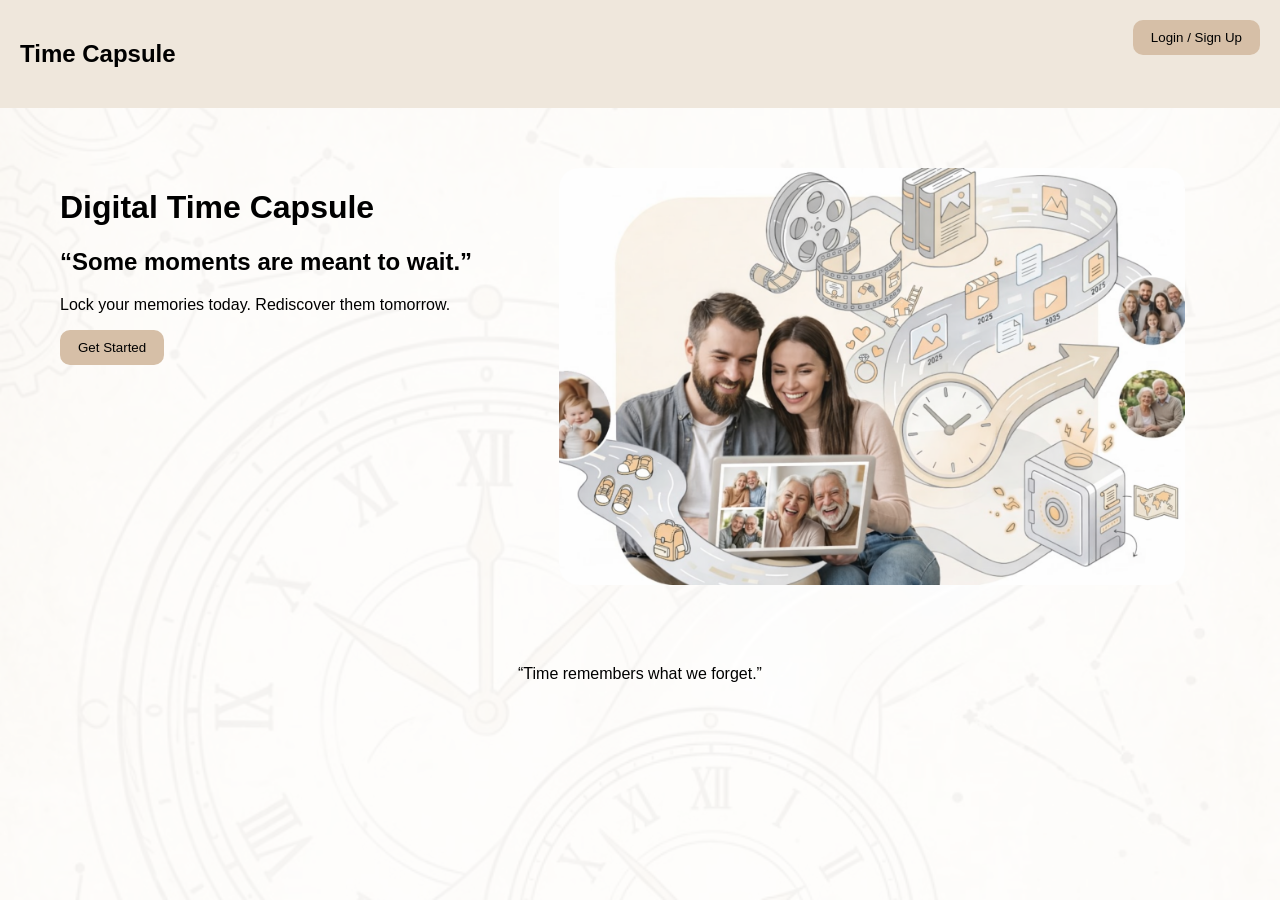
<file: index.html>
<!DOCTYPE html>
<html>
<head>
<title>Digital Time Capsule</title>
<link rel="stylesheet" href="style.css">
</head>

<body class="bg-main">

<nav>
<h2>Time Capsule</h2>
<a href="login.html"><button class="btn">Login / Sign Up</button></a>
</nav>

<div class="hero">
<div class="hero-left">
<h1>Digital Time Capsule</h1>

<h2 class="quote-main">“Some moments are meant to wait.”</h2>
<p class="sub">Lock your memories today. Rediscover them tomorrow.</p>

<a href="login.html"><button class="btn-main">Get Started</button></a>
</div>

<div class="hero-right">
<img src="Main.png">
</div>
</div>

<footer>“Time remembers what we forget.”</footer>

</body>
</html>
</file>
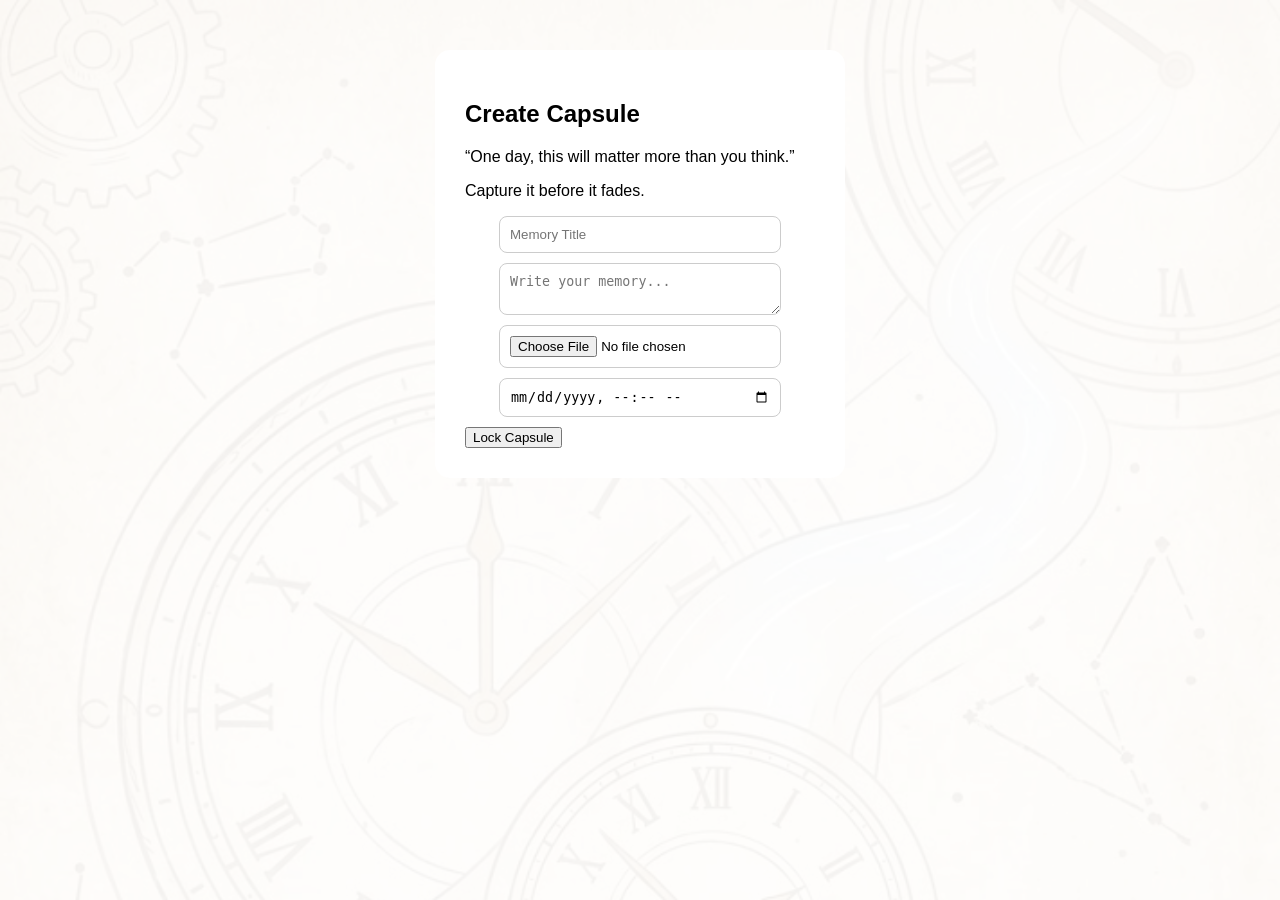
<file: create.html>
<!DOCTYPE html>
<html>
<head>
<title>Create Capsule</title>
<link rel="stylesheet" href="style.css">
</head>

<body class="bg-main">

<div class="form-box">

<h2>Create Capsule</h2>

<p class="quote">“One day, this will matter more than you think.”</p>
<p class="sub">Capture it before it fades.</p>

<input id="title" placeholder="Memory Title">
<textarea id="textData" placeholder="Write your memory..."></textarea>

<input type="file" id="fileData">
<input type="datetime-local" id="unlockTime">

<button onclick="saveCapsule()">Lock Capsule</button>

</div>

<script src="script.js"></script>
</body>
</html>
</file>
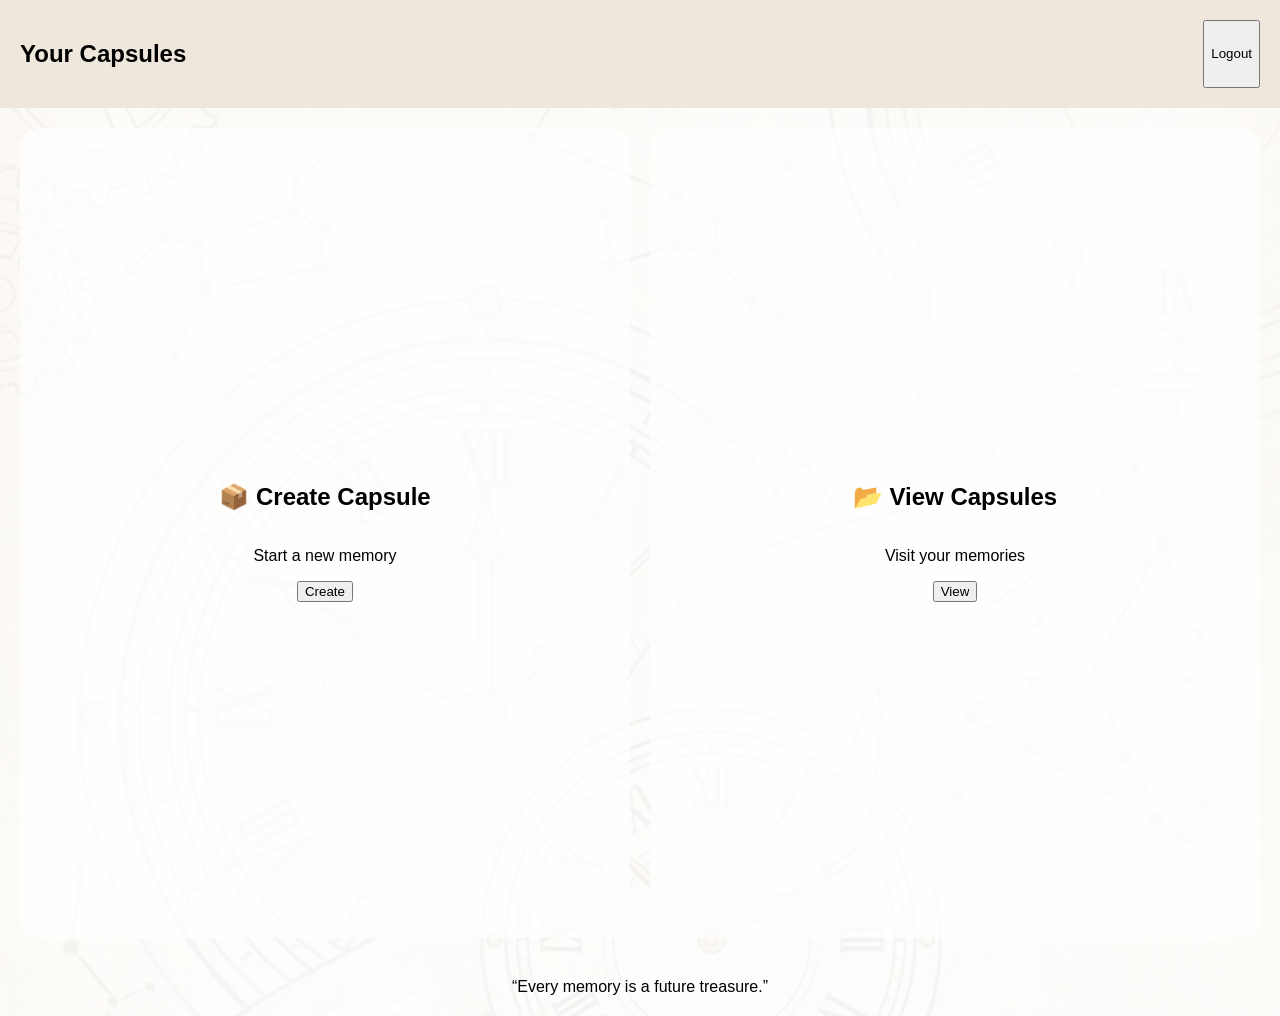
<file: dashboard.html>
<!DOCTYPE html>
<html>
<head>
<title>Dashboard</title>
<link rel="stylesheet" href="style.css">
</head>

<body class="bg-main">

<nav>
<h2>Your Capsules</h2>
<button onclick="logout()">Logout</button>
</nav>

<div class="split">

<div class="panel">
<h2>📦 Create Capsule</h2>
<p>Start a new memory</p>
<button onclick="location.href='create.html'">Create</button>
</div>

<div class="panel">
<h2>📂 View Capsules</h2>
<p>Visit your memories</p>
<button onclick="location.href='view.html'">View</button>
</div>

</div>

<footer>“Every memory is a future treasure.”</footer>

<script src="script.js"></script>
</body>
</html>
</file>
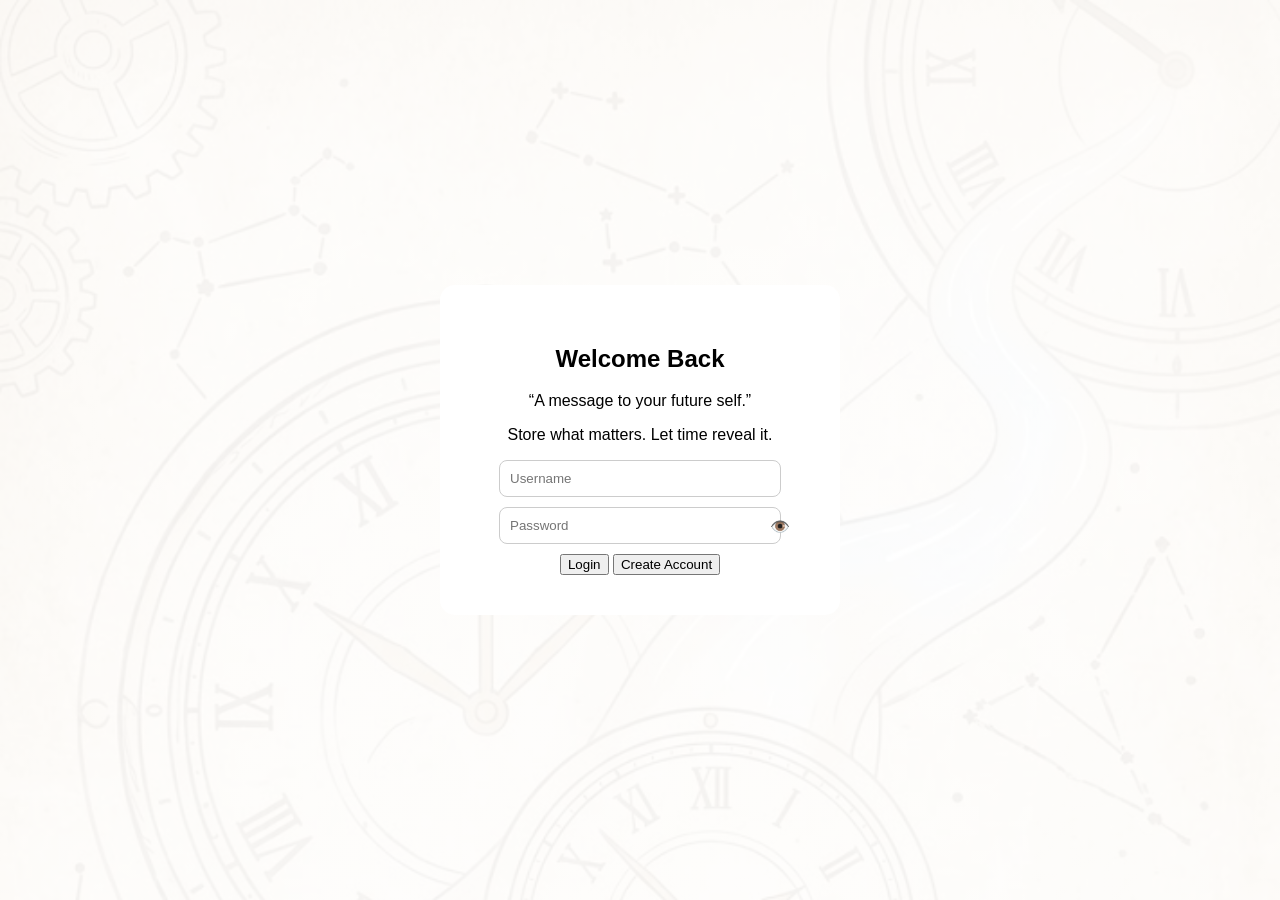
<file: login.html>
<!DOCTYPE html>
<html>
<head>
<title>Login</title>
<link rel="stylesheet" href="style.css">
</head>

<body class="bg-main center">

<div class="auth-card">
<h2>Welcome Back</h2>

<p class="quote">“A message to your future self.”</p>
<p class="sub">Store what matters. Let time reveal it.</p>

<input id="username" placeholder="Username">

<div class="password-box">
<input id="password" type="password" placeholder="Password">
<span class="eye" onclick="togglePassword()">👁️</span>
</div>

<button class="primary" onclick="login()">Login</button>
<button class="secondary" onclick="signup()">Create Account</button>
</div>

<script src="script.js"></script>
</body>
</html>
</file>
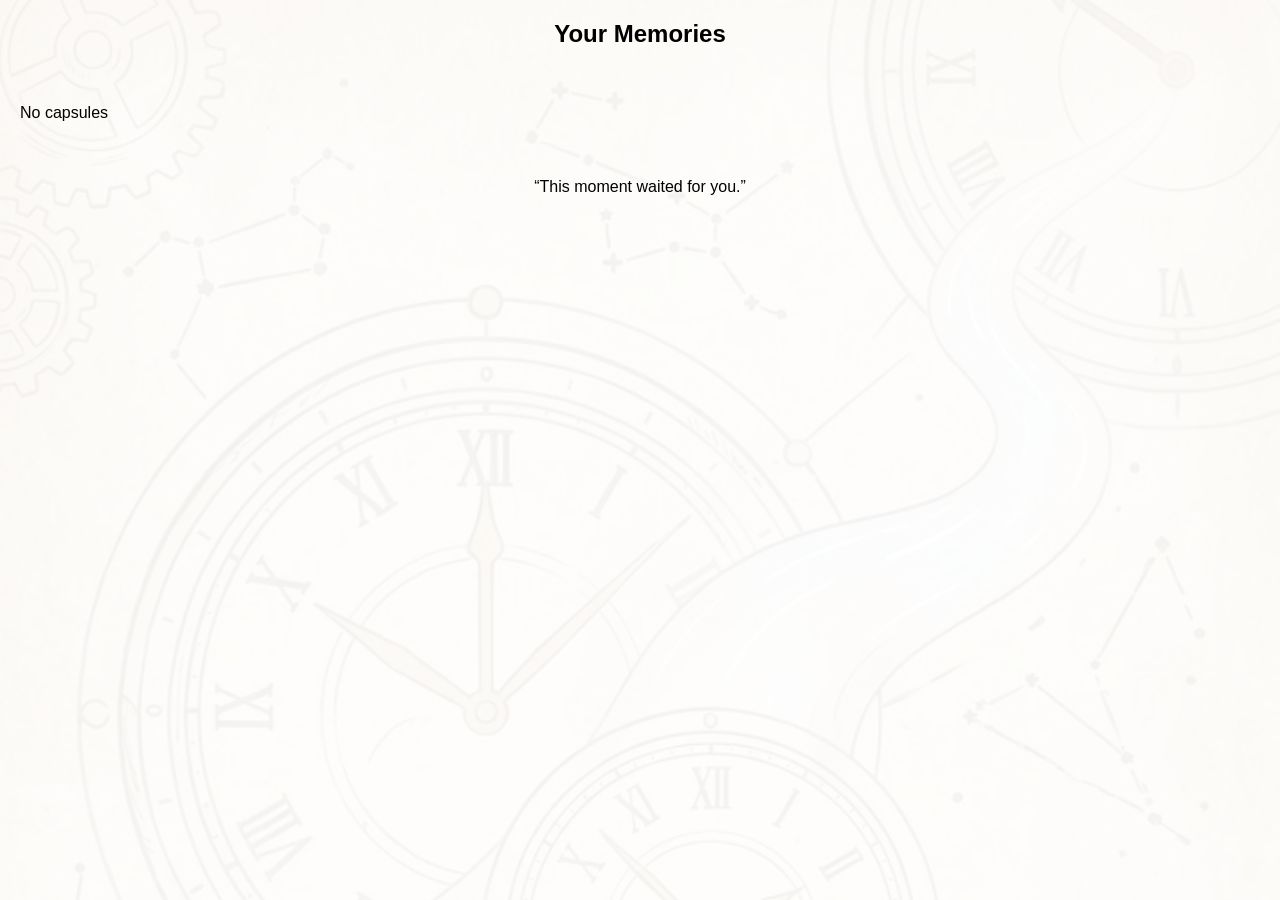
<file: view.html>
<!DOCTYPE html>
<html>
<head>
<title>View Capsules</title>
<link rel="stylesheet" href="style.css">
</head>

<body class="bg-main">

<h2 class="center-title">Your Memories</h2>

<div id="capsules"></div>

<!-- POPUP -->
<div id="popup" class="popup hidden">
    <div class="popup-content">
        <span class="close" onclick="closePopup()">✖</span>
        <div id="popupBody"></div>
    </div>
</div>

<footer>“This moment waited for you.”</footer>

<script src="script.js"></script>
</body>
</html>
</file>
<file: style.css>
body {
margin:0;
font-family:'Segoe UI', sans-serif;
}

/* BACKGROUND */
.bg-main {
background:
linear-gradient(rgba(255,255,255,0.88), rgba(255,255,255,0.88)),
url('MainBackground.jpg');
background-size:cover;
}

/* NAV */
nav {
display:flex;
justify-content:space-between;
padding:20px;
background:#efe7dc;
}

/* HERO */
.hero {
display:flex;
padding:60px;
}

.hero-left {flex:0.8;}

.hero-right {
flex:1.2;
display:flex;
justify-content:center;
align-items:center;
}

.hero-right img {
width:90%;
max-width:700px;
border-radius:20px;
}

/* BUTTON */
.btn,.btn-main {
padding:10px 18px;
background:#d6bfa7;
border:none;
border-radius:10px;
cursor:pointer;
}

/* CENTER */
.center {
display:flex;
justify-content:center;
align-items:center;
height:100vh;
}

/* LOGIN */
.auth-card {
background:white;
padding:40px;
border-radius:15px;
width:320px;
text-align:center;
}

input,textarea {
display:block;
margin:10px auto;
padding:10px;
width:260px;
border-radius:8px;
border:1px solid #ccc;
}

.password-box {position:relative;}

.eye {
position:absolute;
right:10px;
top:50%;
transform:translateY(-50%);
cursor:pointer;
}

/* DASHBOARD */
.split {
display:flex;
height:90vh;
gap:20px;
padding:20px;
}

.panel {
flex:1;
display:flex;
flex-direction:column;
justify-content:center;
align-items:center;
background:rgba(255,255,255,0.7);
border-radius:20px;
}

/* FORM */
.form-box {
background:white;
padding:30px;
width:350px;
margin:50px auto;
border-radius:15px;
}

/* CAPSULE */
#capsules {
display:grid;
grid-template-columns:repeat(auto-fit,minmax(250px,1fr));
gap:20px;
padding:20px;
}

.capsule {
background:white;
padding:15px;
border-radius:12px;
cursor:pointer;
}

.center-title {
text-align:center;
margin-top:20px;
}

/* POPUP */
.popup {
position:fixed;
top:0;
left:0;
width:100%;
height:100%;
background:rgba(0,0,0,0.5);
display:flex;
justify-content:center;
align-items:center;
}

.popup-content {
background:white;
padding:20px;
border-radius:15px;
width:300px;
}

.close {
position:absolute;
right:10px;
cursor:pointer;
}

.hidden {display:none;}

footer {
text-align:center;
padding:20px;
}
</file>
